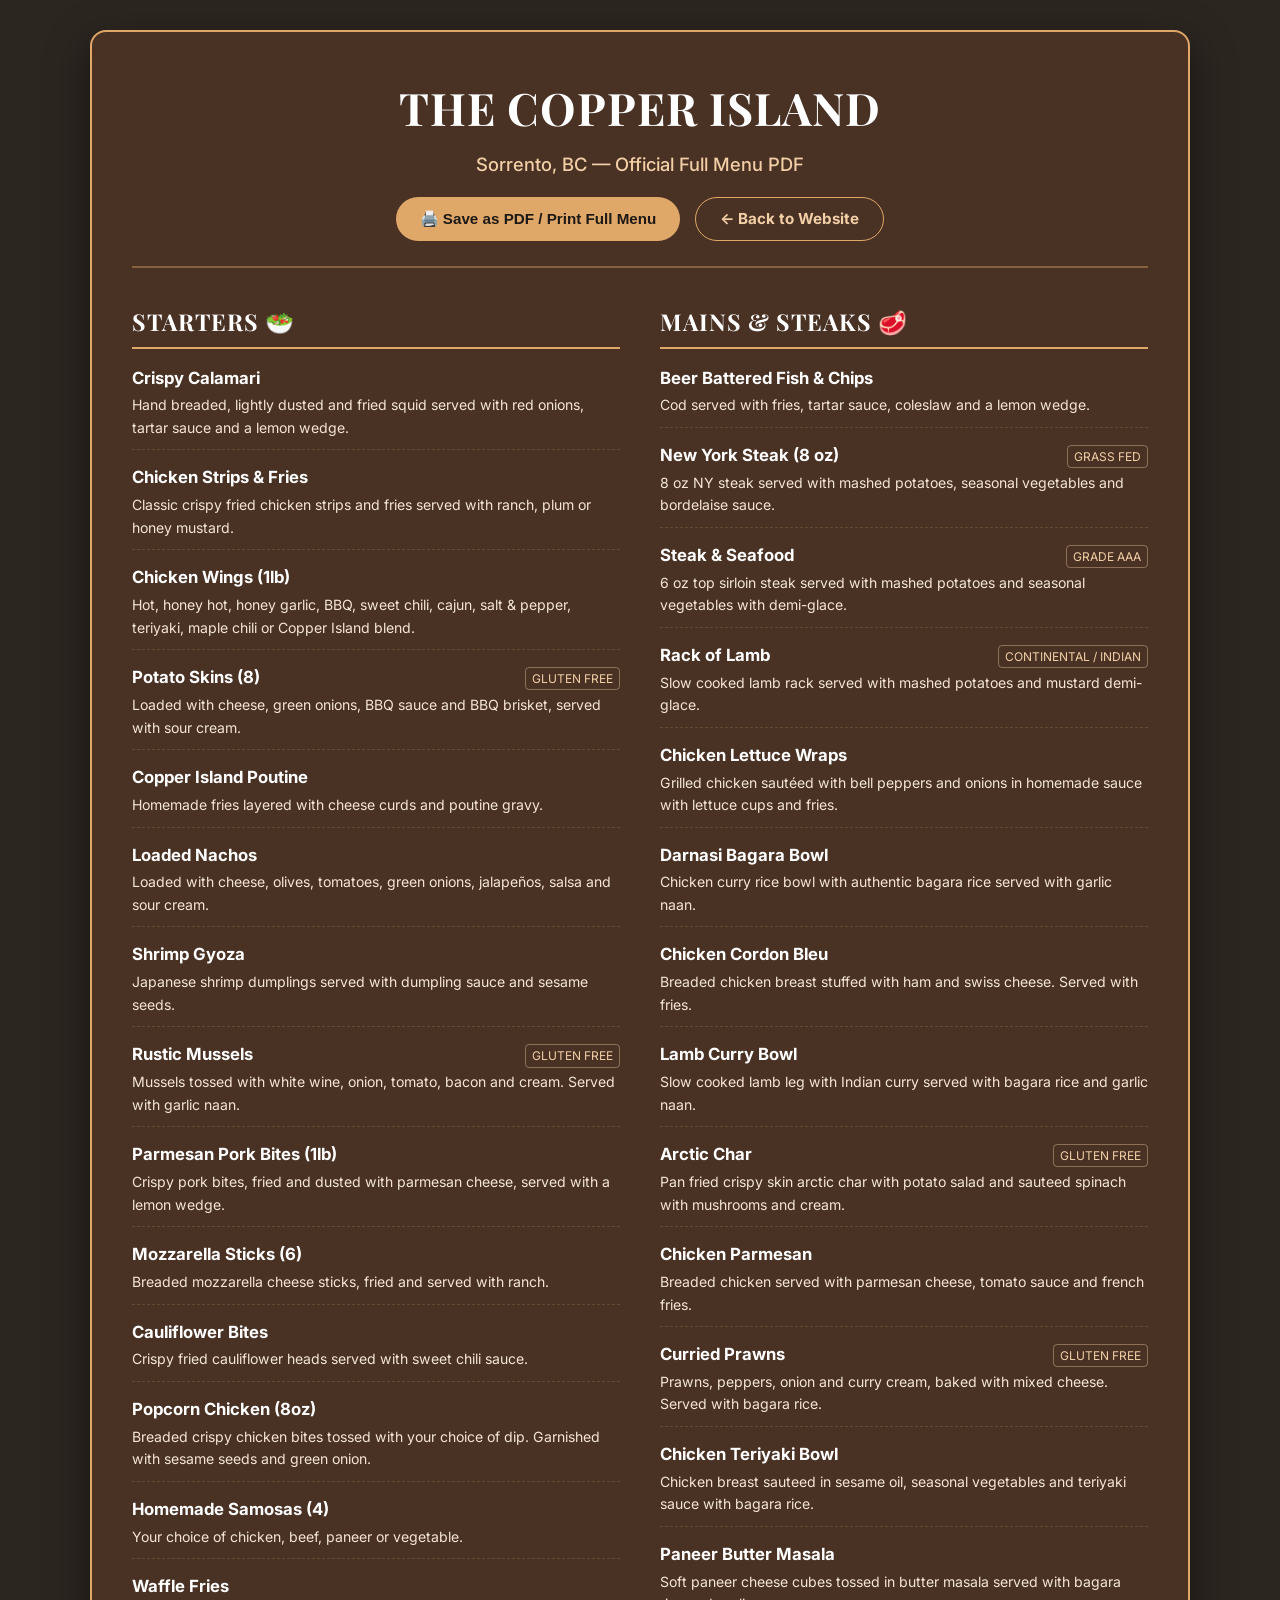
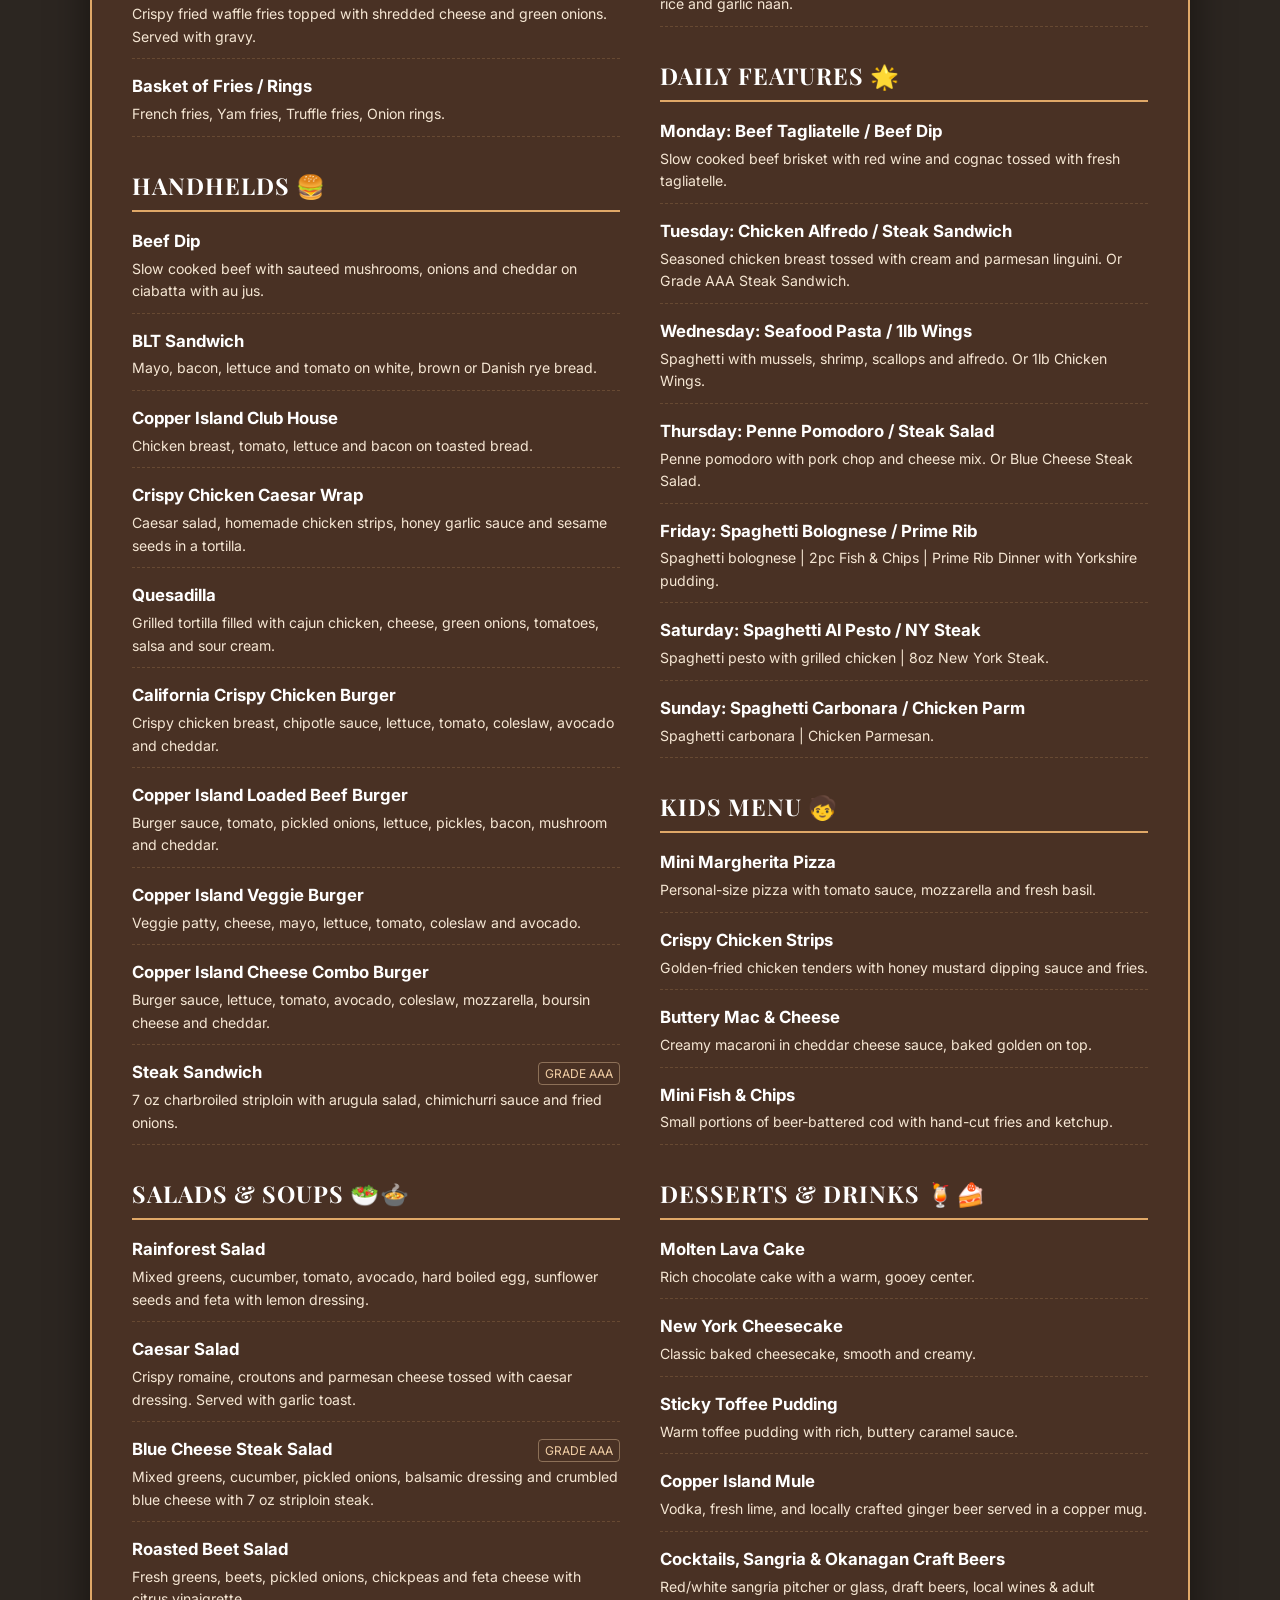
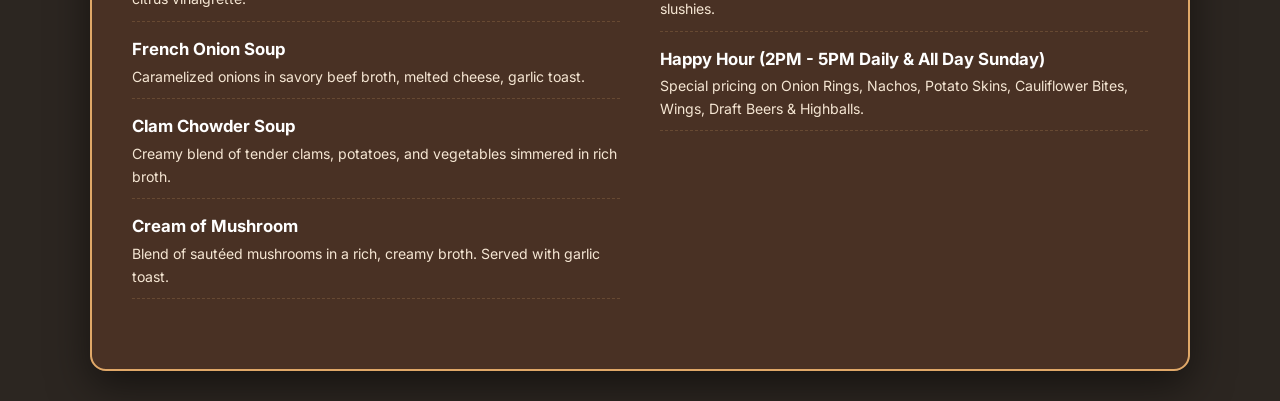
<file: menu.html>
<!DOCTYPE html>
<html lang="en">
<head>
  <meta charset="UTF-8" />
  <meta name="viewport" content="width=device-width, initial-scale=1.0" />
  <title>The Copper Island - Full Official Menu PDF</title>
  <link rel="preconnect" href="https://fonts.googleapis.com" />
  <link rel="preconnect" href="https://fonts.gstatic.com" crossorigin />
  <link href="https://fonts.googleapis.com/css2?family=Playfair+Display:wght@500;600;700;800&family=Inter:wght@400;500;600;700&display=swap" rel="stylesheet" />
  <style>
    :root {
      --gold: #E0A868;
      --gold-light: #F2CFA6;
      --gold-dark: #C88E4E;
      --bg-dark: #2C2621;
      --card-bg: #4A3225;
      --text-main: #FFF5EB;
      --text-muted: #F5E6D3;
    }
    * { box-sizing: border-box; margin: 0; padding: 0; }
    body {
      font-family: 'Inter', sans-serif;
      background: #2C2621;
      color: #FFF5EB;
      padding: 30px 20px;
      line-height: 1.6;
    }
    .pdf-container {
      max-width: 1100px;
      margin: 0 auto;
      background: rgba(74, 50, 37, 0.96);
      border: 2px solid #E0A868;
      border-radius: 16px;
      padding: 40px;
      box-shadow: 0 15px 40px rgba(0,0,0,0.5);
    }
    .pdf-header {
      text-align: center;
      border-bottom: 2px solid rgba(224, 168, 104, 0.4);
      padding-bottom: 25px;
      margin-bottom: 35px;
    }
    .pdf-header h1 {
      font-family: 'Playfair Display', serif;
      font-size: 2.8rem;
      color: #FFFFFF;
      letter-spacing: 1px;
      margin-bottom: 6px;
    }
    .pdf-header p {
      color: #F2CFA6;
      font-size: 1.15rem;
      font-weight: 500;
    }
    .print-actions {
      display: flex;
      justify-content: center;
      gap: 15px;
      margin-top: 18px;
    }
    .btn-print {
      background: #E0A868;
      color: #1C1815;
      border: none;
      padding: 9px 24px;
      border-radius: 30px;
      font-weight: 700;
      font-size: 0.95rem;
      cursor: pointer;
      text-decoration: none;
      display: inline-flex;
      align-items: center;
      gap: 8px;
      transition: background 0.3s;
    }
    .btn-print:hover { background: #F2CFA6; }
    
    .menu-grid-columns {
      display: grid;
      grid-template-columns: repeat(auto-fit, minmax(480px, 1fr));
      gap: 40px;
    }
    .menu-section-block {
      margin-bottom: 30px;
    }
    .section-title {
      font-family: 'Playfair Display', serif;
      font-size: 1.45rem;
      color: #FFFFFF;
      border-bottom: 2px solid #E0A868;
      padding-bottom: 6px;
      margin-bottom: 16px;
      text-transform: uppercase;
      letter-spacing: 1px;
    }
    .menu-item-row {
      margin-bottom: 14px;
      padding-bottom: 10px;
      border-bottom: 1px dashed rgba(224, 168, 104, 0.2);
    }
    .item-head {
      display: flex;
      justify-content: space-between;
      align-items: baseline;
    }
    .item-name {
      font-weight: 700;
      color: #FFFFFF;
      font-size: 1.05rem;
    }
    .item-badge {
      font-size: 0.75rem;
      color: #F2CFA6;
      border: 1px solid rgba(242, 207, 166, 0.4);
      padding: 1px 6px;
      border-radius: 4px;
      margin-left: 6px;
    }
    .item-desc {
      font-size: 0.88rem;
      color: #F5E6D3;
      margin-top: 3px;
    }

    @media print {
      body { background: #FFF; color: #000; padding: 0; }
      .pdf-container { border: none; box-shadow: none; background: #FFF; color: #000; padding: 0; }
      .pdf-header h1, .section-title, .item-name { color: #000 !important; }
      .pdf-header p, .item-desc { color: #333 !important; }
      .print-actions { display: none; }
    }
  </style>
</head>
<body>
  <div class="pdf-container">
    <div class="pdf-header">
      <h1>THE COPPER ISLAND</h1>
      <p>Sorrento, BC — Official Full Menu PDF</p>
      <div class="print-actions">
        <button class="btn-print" onclick="window.print()">🖨️ Save as PDF / Print Full Menu</button>
        <a href="index.html#menu" class="btn-print" style="background: transparent; color: #F2CFA6; border: 1px solid #E0A868;">← Back to Website</a>
      </div>
    </div>

    <div class="menu-grid-columns">
      <!-- COLUMN 1 -->
      <div>
        <div class="menu-section-block">
          <h2 class="section-title">STARTERS 🥗</h2>
          <div class="menu-item-row"><div class="item-head"><span class="item-name">Crispy Calamari</span></div><div class="item-desc">Hand breaded, lightly dusted and fried squid served with red onions, tartar sauce and a lemon wedge.</div></div>
          <div class="menu-item-row"><div class="item-head"><span class="item-name">Chicken Strips &amp; Fries</span></div><div class="item-desc">Classic crispy fried chicken strips and fries served with ranch, plum or honey mustard.</div></div>
          <div class="menu-item-row"><div class="item-head"><span class="item-name">Chicken Wings (1lb)</span></div><div class="item-desc">Hot, honey hot, honey garlic, BBQ, sweet chili, cajun, salt &amp; pepper, teriyaki, maple chili or Copper Island blend.</div></div>
          <div class="menu-item-row"><div class="item-head"><span class="item-name">Potato Skins (8)</span><span class="item-badge">GLUTEN FREE</span></div><div class="item-desc">Loaded with cheese, green onions, BBQ sauce and BBQ brisket, served with sour cream.</div></div>
          <div class="menu-item-row"><div class="item-head"><span class="item-name">Copper Island Poutine</span></div><div class="item-desc">Homemade fries layered with cheese curds and poutine gravy.</div></div>
          <div class="menu-item-row"><div class="item-head"><span class="item-name">Loaded Nachos</span></div><div class="item-desc">Loaded with cheese, olives, tomatoes, green onions, jalapeños, salsa and sour cream.</div></div>
          <div class="menu-item-row"><div class="item-head"><span class="item-name">Shrimp Gyoza</span></div><div class="item-desc">Japanese shrimp dumplings served with dumpling sauce and sesame seeds.</div></div>
          <div class="menu-item-row"><div class="item-head"><span class="item-name">Rustic Mussels</span><span class="item-badge">GLUTEN FREE</span></div><div class="item-desc">Mussels tossed with white wine, onion, tomato, bacon and cream. Served with garlic naan.</div></div>
          <div class="menu-item-row"><div class="item-head"><span class="item-name">Parmesan Pork Bites (1lb)</span></div><div class="item-desc">Crispy pork bites, fried and dusted with parmesan cheese, served with a lemon wedge.</div></div>
          <div class="menu-item-row"><div class="item-head"><span class="item-name">Mozzarella Sticks (6)</span></div><div class="item-desc">Breaded mozzarella cheese sticks, fried and served with ranch.</div></div>
          <div class="menu-item-row"><div class="item-head"><span class="item-name">Cauliflower Bites</span></div><div class="item-desc">Crispy fried cauliflower heads served with sweet chili sauce.</div></div>
          <div class="menu-item-row"><div class="item-head"><span class="item-name">Popcorn Chicken (8oz)</span></div><div class="item-desc">Breaded crispy chicken bites tossed with your choice of dip. Garnished with sesame seeds and green onion.</div></div>
          <div class="menu-item-row"><div class="item-head"><span class="item-name">Homemade Samosas (4)</span></div><div class="item-desc">Your choice of chicken, beef, paneer or vegetable.</div></div>
          <div class="menu-item-row"><div class="item-head"><span class="item-name">Waffle Fries</span></div><div class="item-desc">Crispy fried waffle fries topped with shredded cheese and green onions. Served with gravy.</div></div>
          <div class="menu-item-row"><div class="item-head"><span class="item-name">Basket of Fries / Rings</span></div><div class="item-desc">French fries, Yam fries, Truffle fries, Onion rings.</div></div>
        </div>

        <div class="menu-section-block">
          <h2 class="section-title">HANDHELDS 🍔</h2>
          <div class="menu-item-row"><div class="item-head"><span class="item-name">Beef Dip</span></div><div class="item-desc">Slow cooked beef with sauteed mushrooms, onions and cheddar on ciabatta with au jus.</div></div>
          <div class="menu-item-row"><div class="item-head"><span class="item-name">BLT Sandwich</span></div><div class="item-desc">Mayo, bacon, lettuce and tomato on white, brown or Danish rye bread.</div></div>
          <div class="menu-item-row"><div class="item-head"><span class="item-name">Copper Island Club House</span></div><div class="item-desc">Chicken breast, tomato, lettuce and bacon on toasted bread.</div></div>
          <div class="menu-item-row"><div class="item-head"><span class="item-name">Crispy Chicken Caesar Wrap</span></div><div class="item-desc">Caesar salad, homemade chicken strips, honey garlic sauce and sesame seeds in a tortilla.</div></div>
          <div class="menu-item-row"><div class="item-head"><span class="item-name">Quesadilla</span></div><div class="item-desc">Grilled tortilla filled with cajun chicken, cheese, green onions, tomatoes, salsa and sour cream.</div></div>
          <div class="menu-item-row"><div class="item-head"><span class="item-name">California Crispy Chicken Burger</span></div><div class="item-desc">Crispy chicken breast, chipotle sauce, lettuce, tomato, coleslaw, avocado and cheddar.</div></div>
          <div class="menu-item-row"><div class="item-head"><span class="item-name">Copper Island Loaded Beef Burger</span></div><div class="item-desc">Burger sauce, tomato, pickled onions, lettuce, pickles, bacon, mushroom and cheddar.</div></div>
          <div class="menu-item-row"><div class="item-head"><span class="item-name">Copper Island Veggie Burger</span></div><div class="item-desc">Veggie patty, cheese, mayo, lettuce, tomato, coleslaw and avocado.</div></div>
          <div class="menu-item-row"><div class="item-head"><span class="item-name">Copper Island Cheese Combo Burger</span></div><div class="item-desc">Burger sauce, lettuce, tomato, avocado, coleslaw, mozzarella, boursin cheese and cheddar.</div></div>
          <div class="menu-item-row"><div class="item-head"><span class="item-name">Steak Sandwich</span><span class="item-badge">GRADE AAA</span></div><div class="item-desc">7 oz charbroiled striploin with arugula salad, chimichurri sauce and fried onions.</div></div>
        </div>

        <div class="menu-section-block">
          <h2 class="section-title">SALADS &amp; SOUPS 🥗🍲</h2>
          <div class="menu-item-row"><div class="item-head"><span class="item-name">Rainforest Salad</span></div><div class="item-desc">Mixed greens, cucumber, tomato, avocado, hard boiled egg, sunflower seeds and feta with lemon dressing.</div></div>
          <div class="menu-item-row"><div class="item-head"><span class="item-name">Caesar Salad</span></div><div class="item-desc">Crispy romaine, croutons and parmesan cheese tossed with caesar dressing. Served with garlic toast.</div></div>
          <div class="menu-item-row"><div class="item-head"><span class="item-name">Blue Cheese Steak Salad</span><span class="item-badge">GRADE AAA</span></div><div class="item-desc">Mixed greens, cucumber, pickled onions, balsamic dressing and crumbled blue cheese with 7 oz striploin steak.</div></div>
          <div class="menu-item-row"><div class="item-head"><span class="item-name">Roasted Beet Salad</span></div><div class="item-desc">Fresh greens, beets, pickled onions, chickpeas and feta cheese with citrus vinaigrette.</div></div>
          <div class="menu-item-row"><div class="item-head"><span class="item-name">French Onion Soup</span></div><div class="item-desc">Caramelized onions in savory beef broth, melted cheese, garlic toast.</div></div>
          <div class="menu-item-row"><div class="item-head"><span class="item-name">Clam Chowder Soup</span></div><div class="item-desc">Creamy blend of tender clams, potatoes, and vegetables simmered in rich broth.</div></div>
          <div class="menu-item-row"><div class="item-head"><span class="item-name">Cream of Mushroom</span></div><div class="item-desc">Blend of sautéed mushrooms in a rich, creamy broth. Served with garlic toast.</div></div>
        </div>
      </div>

      <!-- COLUMN 2 -->
      <div>
        <div class="menu-section-block">
          <h2 class="section-title">MAINS &amp; STEAKS 🥩</h2>
          <div class="menu-item-row"><div class="item-head"><span class="item-name">Beer Battered Fish &amp; Chips</span></div><div class="item-desc">Cod served with fries, tartar sauce, coleslaw and a lemon wedge.</div></div>
          <div class="menu-item-row"><div class="item-head"><span class="item-name">New York Steak (8 oz)</span><span class="item-badge">GRASS FED</span></div><div class="item-desc">8 oz NY steak served with mashed potatoes, seasonal vegetables and bordelaise sauce.</div></div>
          <div class="menu-item-row"><div class="item-head"><span class="item-name">Steak &amp; Seafood</span><span class="item-badge">GRADE AAA</span></div><div class="item-desc">6 oz top sirloin steak served with mashed potatoes and seasonal vegetables with demi-glace.</div></div>
          <div class="menu-item-row"><div class="item-head"><span class="item-name">Rack of Lamb</span><span class="item-badge">CONTINENTAL / INDIAN</span></div><div class="item-desc">Slow cooked lamb rack served with mashed potatoes and mustard demi-glace.</div></div>
          <div class="menu-item-row"><div class="item-head"><span class="item-name">Chicken Lettuce Wraps</span></div><div class="item-desc">Grilled chicken sautéed with bell peppers and onions in homemade sauce with lettuce cups and fries.</div></div>
          <div class="menu-item-row"><div class="item-head"><span class="item-name">Darnasi Bagara Bowl</span></div><div class="item-desc">Chicken curry rice bowl with authentic bagara rice served with garlic naan.</div></div>
          <div class="menu-item-row"><div class="item-head"><span class="item-name">Chicken Cordon Bleu</span></div><div class="item-desc">Breaded chicken breast stuffed with ham and swiss cheese. Served with fries.</div></div>
          <div class="menu-item-row"><div class="item-head"><span class="item-name">Lamb Curry Bowl</span></div><div class="item-desc">Slow cooked lamb leg with Indian curry served with bagara rice and garlic naan.</div></div>
          <div class="menu-item-row"><div class="item-head"><span class="item-name">Arctic Char</span><span class="item-badge">GLUTEN FREE</span></div><div class="item-desc">Pan fried crispy skin arctic char with potato salad and sauteed spinach with mushrooms and cream.</div></div>
          <div class="menu-item-row"><div class="item-head"><span class="item-name">Chicken Parmesan</span></div><div class="item-desc">Breaded chicken served with parmesan cheese, tomato sauce and french fries.</div></div>
          <div class="menu-item-row"><div class="item-head"><span class="item-name">Curried Prawns</span><span class="item-badge">GLUTEN FREE</span></div><div class="item-desc">Prawns, peppers, onion and curry cream, baked with mixed cheese. Served with bagara rice.</div></div>
          <div class="menu-item-row"><div class="item-head"><span class="item-name">Chicken Teriyaki Bowl</span></div><div class="item-desc">Chicken breast sauteed in sesame oil, seasonal vegetables and teriyaki sauce with bagara rice.</div></div>
          <div class="menu-item-row"><div class="item-head"><span class="item-name">Paneer Butter Masala</span></div><div class="item-desc">Soft paneer cheese cubes tossed in butter masala served with bagara rice and garlic naan.</div></div>
        </div>

        <div class="menu-section-block">
          <h2 class="section-title">DAILY FEATURES 🌟</h2>
          <div class="menu-item-row"><div class="item-head"><span class="item-name">Monday: Beef Tagliatelle / Beef Dip</span></div><div class="item-desc">Slow cooked beef brisket with red wine and cognac tossed with fresh tagliatelle.</div></div>
          <div class="menu-item-row"><div class="item-head"><span class="item-name">Tuesday: Chicken Alfredo / Steak Sandwich</span></div><div class="item-desc">Seasoned chicken breast tossed with cream and parmesan linguini. Or Grade AAA Steak Sandwich.</div></div>
          <div class="menu-item-row"><div class="item-head"><span class="item-name">Wednesday: Seafood Pasta / 1lb Wings</span></div><div class="item-desc">Spaghetti with mussels, shrimp, scallops and alfredo. Or 1lb Chicken Wings.</div></div>
          <div class="menu-item-row"><div class="item-head"><span class="item-name">Thursday: Penne Pomodoro / Steak Salad</span></div><div class="item-desc">Penne pomodoro with pork chop and cheese mix. Or Blue Cheese Steak Salad.</div></div>
          <div class="menu-item-row"><div class="item-head"><span class="item-name">Friday: Spaghetti Bolognese / Prime Rib</span></div><div class="item-desc">Spaghetti bolognese | 2pc Fish &amp; Chips | Prime Rib Dinner with Yorkshire pudding.</div></div>
          <div class="menu-item-row"><div class="item-head"><span class="item-name">Saturday: Spaghetti Al Pesto / NY Steak</span></div><div class="item-desc">Spaghetti pesto with grilled chicken | 8oz New York Steak.</div></div>
          <div class="menu-item-row"><div class="item-head"><span class="item-name">Sunday: Spaghetti Carbonara / Chicken Parm</span></div><div class="item-desc">Spaghetti carbonara | Chicken Parmesan.</div></div>
        </div>

        <div class="menu-section-block">
          <h2 class="section-title">KIDS MENU 🧒</h2>
          <div class="menu-item-row"><div class="item-head"><span class="item-name">Mini Margherita Pizza</span></div><div class="item-desc">Personal-size pizza with tomato sauce, mozzarella and fresh basil.</div></div>
          <div class="menu-item-row"><div class="item-head"><span class="item-name">Crispy Chicken Strips</span></div><div class="item-desc">Golden-fried chicken tenders with honey mustard dipping sauce and fries.</div></div>
          <div class="menu-item-row"><div class="item-head"><span class="item-name">Buttery Mac &amp; Cheese</span></div><div class="item-desc">Creamy macaroni in cheddar cheese sauce, baked golden on top.</div></div>
          <div class="menu-item-row"><div class="item-head"><span class="item-name">Mini Fish &amp; Chips</span></div><div class="item-desc">Small portions of beer-battered cod with hand-cut fries and ketchup.</div></div>
        </div>

        <div class="menu-section-block">
          <h2 class="section-title">DESSERTS &amp; DRINKS 🍹🍰</h2>
          <div class="menu-item-row"><div class="item-head"><span class="item-name">Molten Lava Cake</span></div><div class="item-desc">Rich chocolate cake with a warm, gooey center.</div></div>
          <div class="menu-item-row"><div class="item-head"><span class="item-name">New York Cheesecake</span></div><div class="item-desc">Classic baked cheesecake, smooth and creamy.</div></div>
          <div class="menu-item-row"><div class="item-head"><span class="item-name">Sticky Toffee Pudding</span></div><div class="item-desc">Warm toffee pudding with rich, buttery caramel sauce.</div></div>
          <div class="menu-item-row"><div class="item-head"><span class="item-name">Copper Island Mule</span></div><div class="item-desc">Vodka, fresh lime, and locally crafted ginger beer served in a copper mug.</div></div>
          <div class="menu-item-row"><div class="item-head"><span class="item-name">Cocktails, Sangria &amp; Okanagan Craft Beers</span></div><div class="item-desc">Red/white sangria pitcher or glass, draft beers, local wines &amp; adult slushies.</div></div>
          <div class="menu-item-row"><div class="item-head"><span class="item-name">Happy Hour (2PM - 5PM Daily &amp; All Day Sunday)</span></div><div class="item-desc">Special pricing on Onion Rings, Nachos, Potato Skins, Cauliflower Bites, Wings, Draft Beers &amp; Highballs.</div></div>
        </div>
      </div>
    </div>
  </div>
</body>
</html>
</file>
